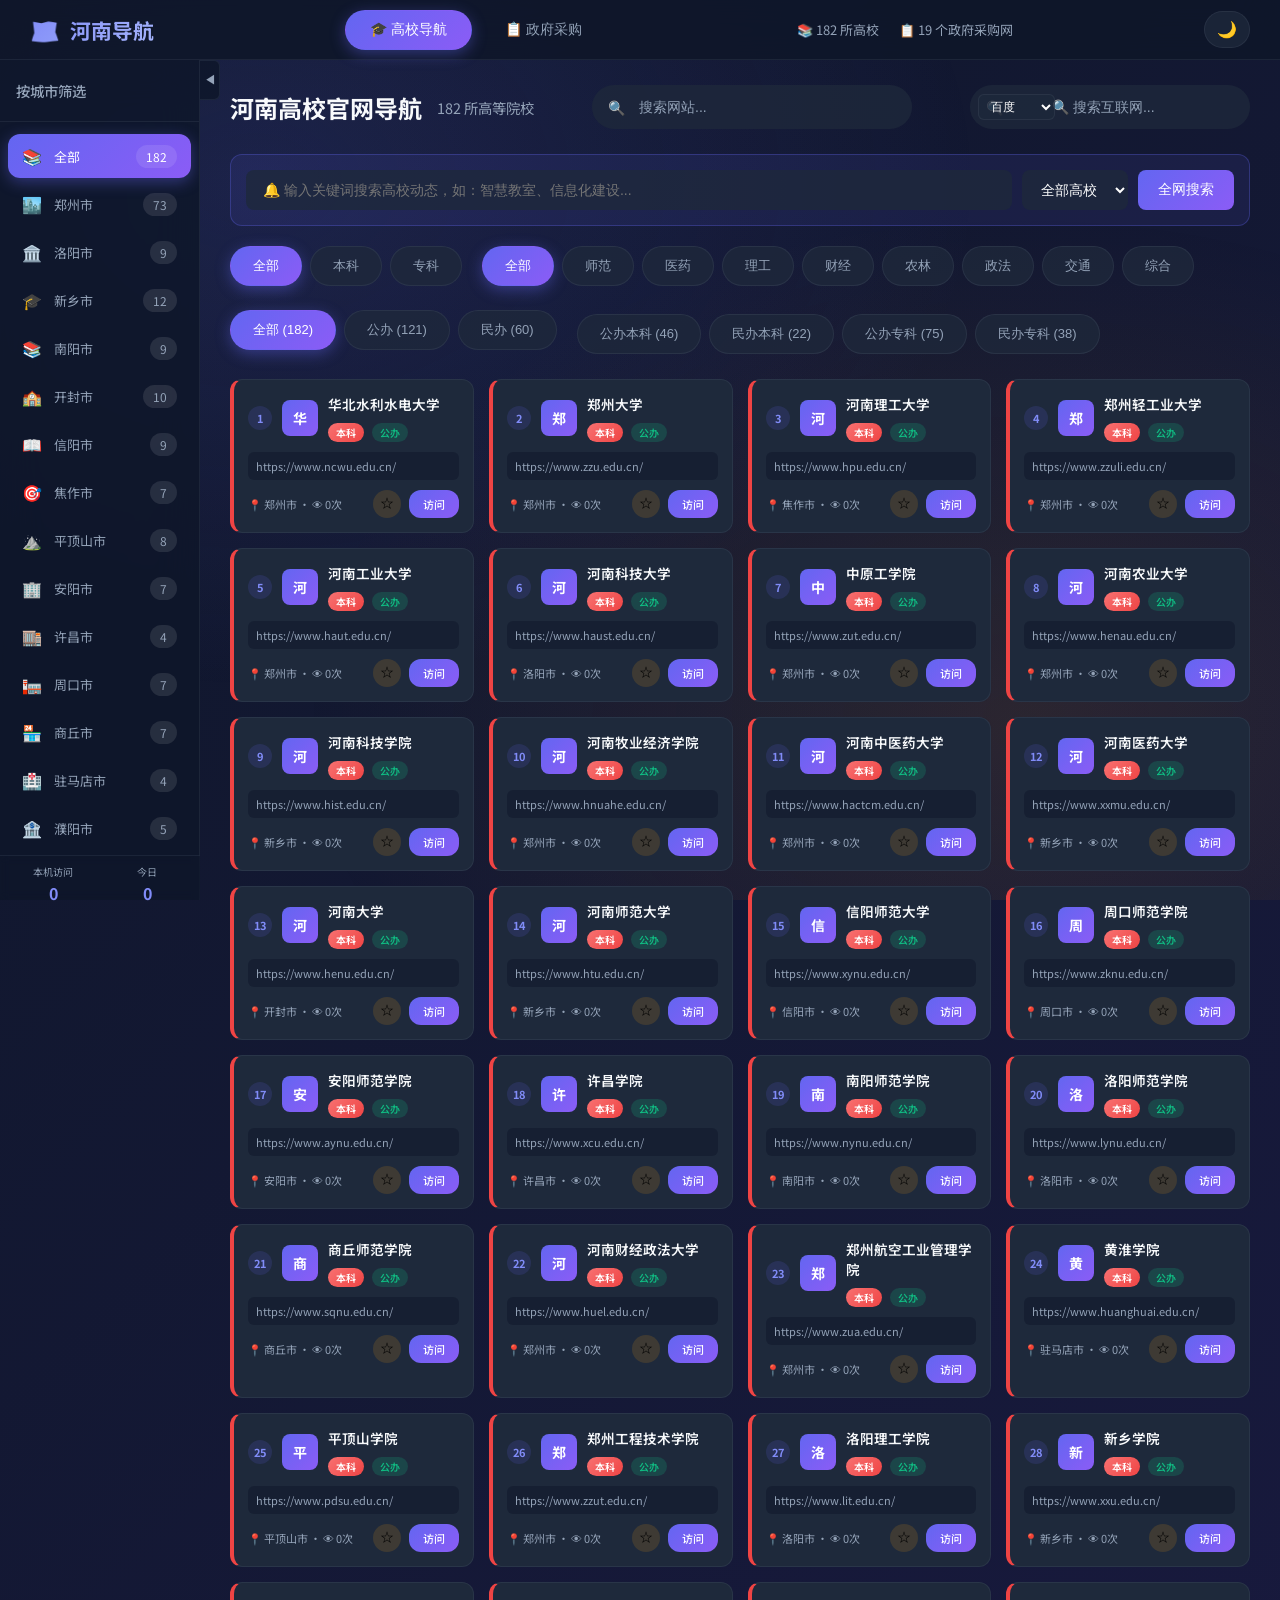
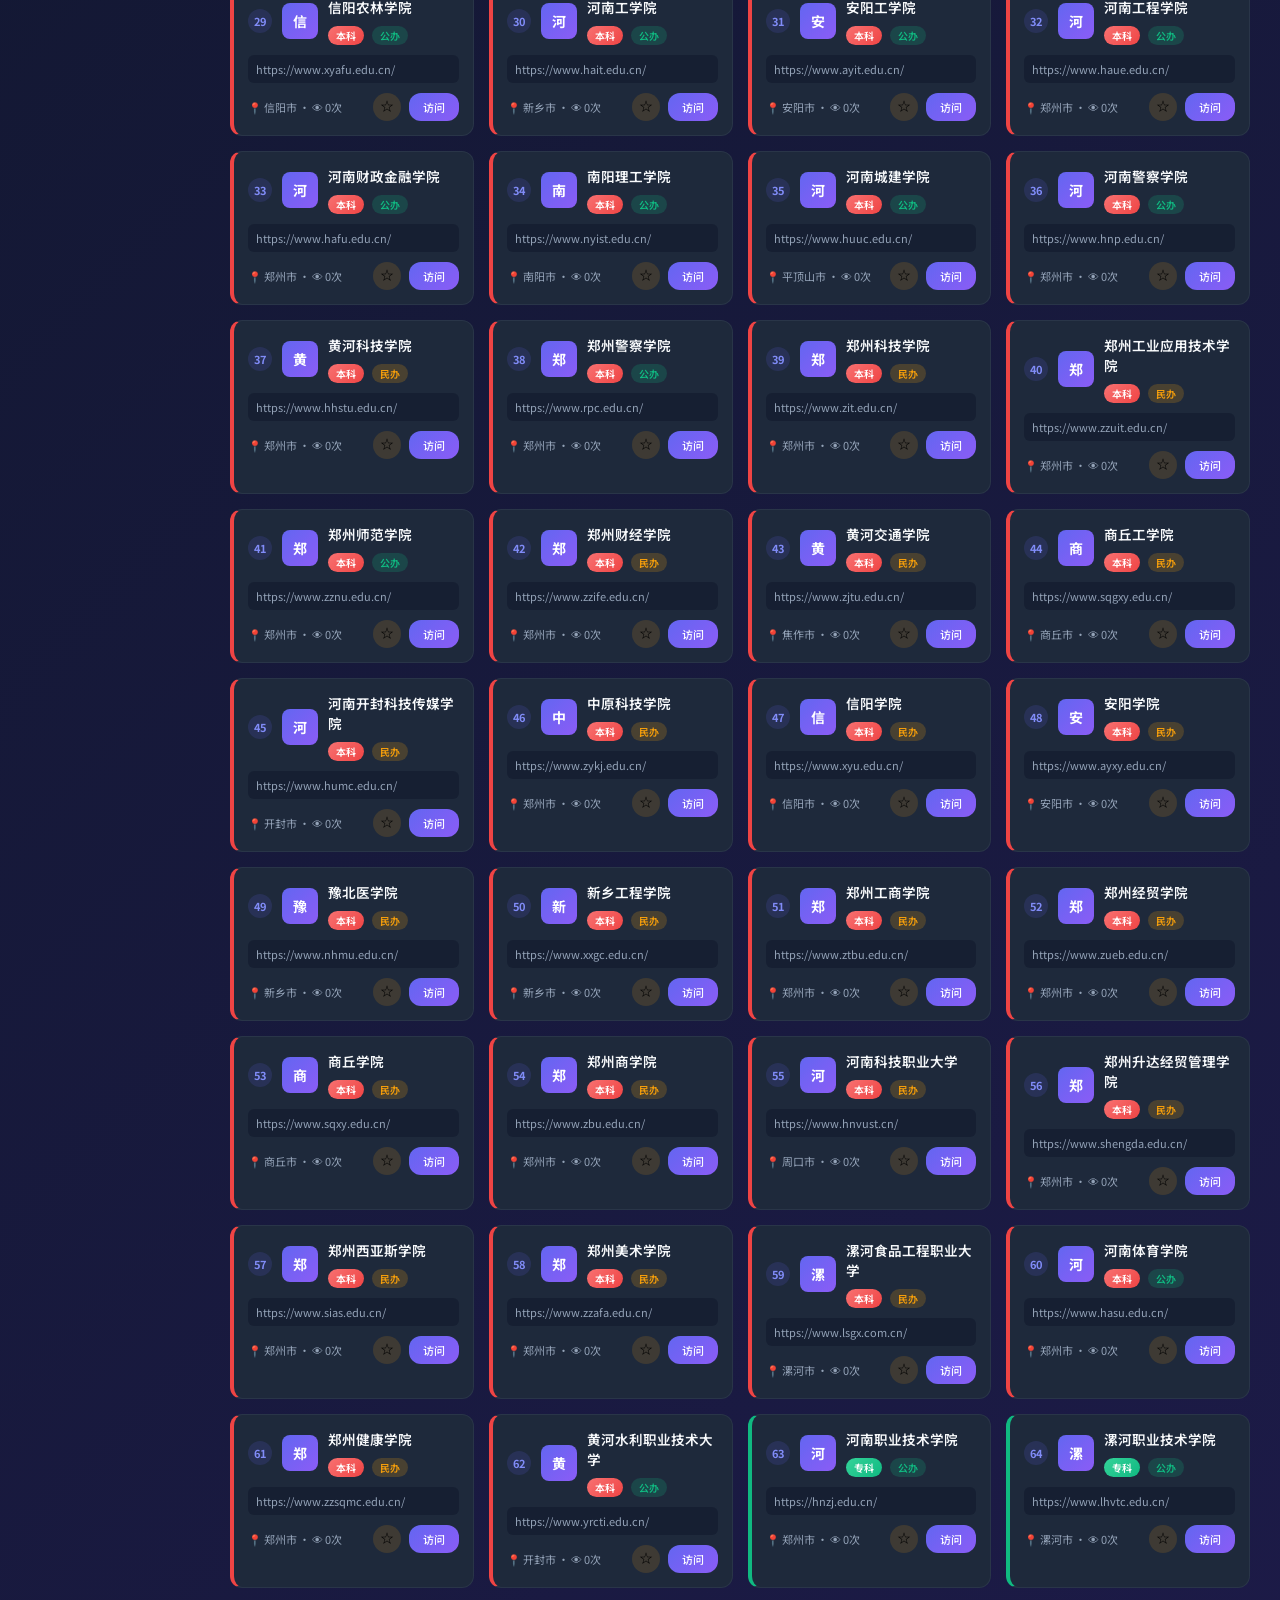
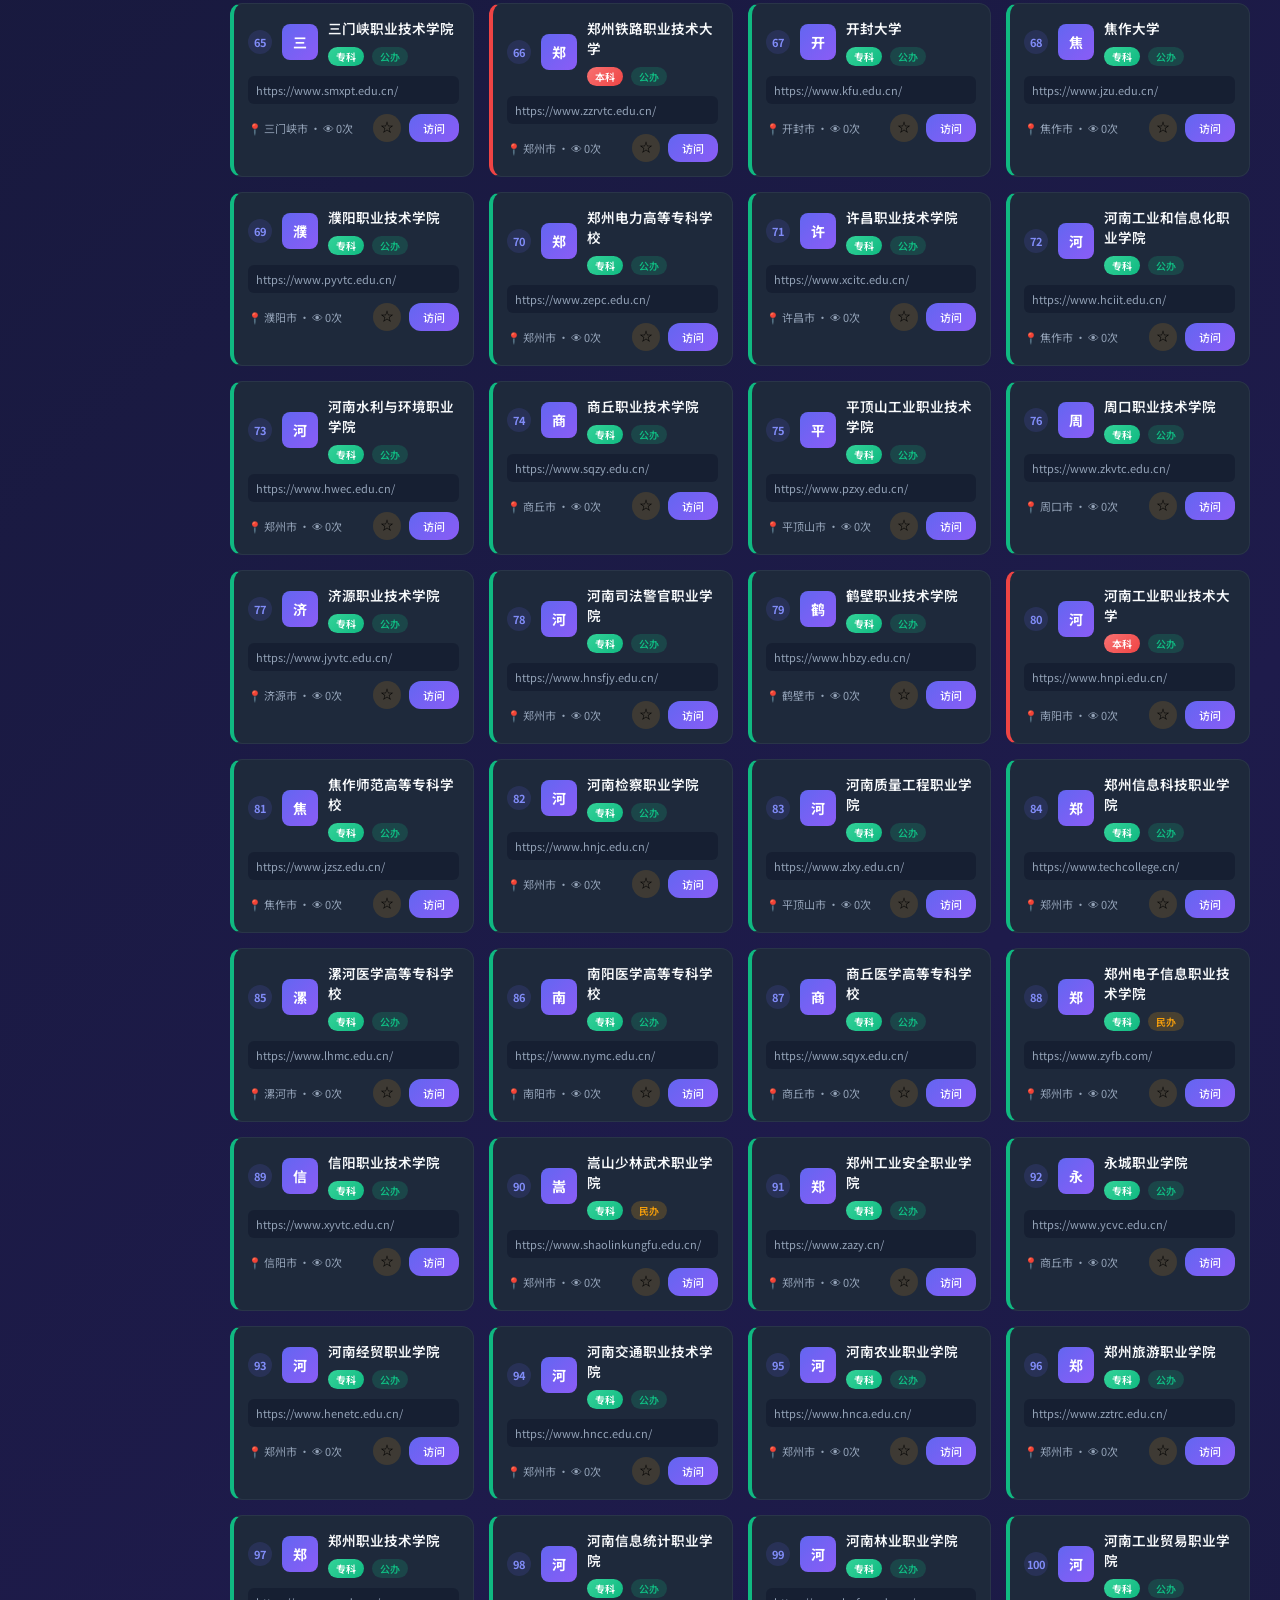
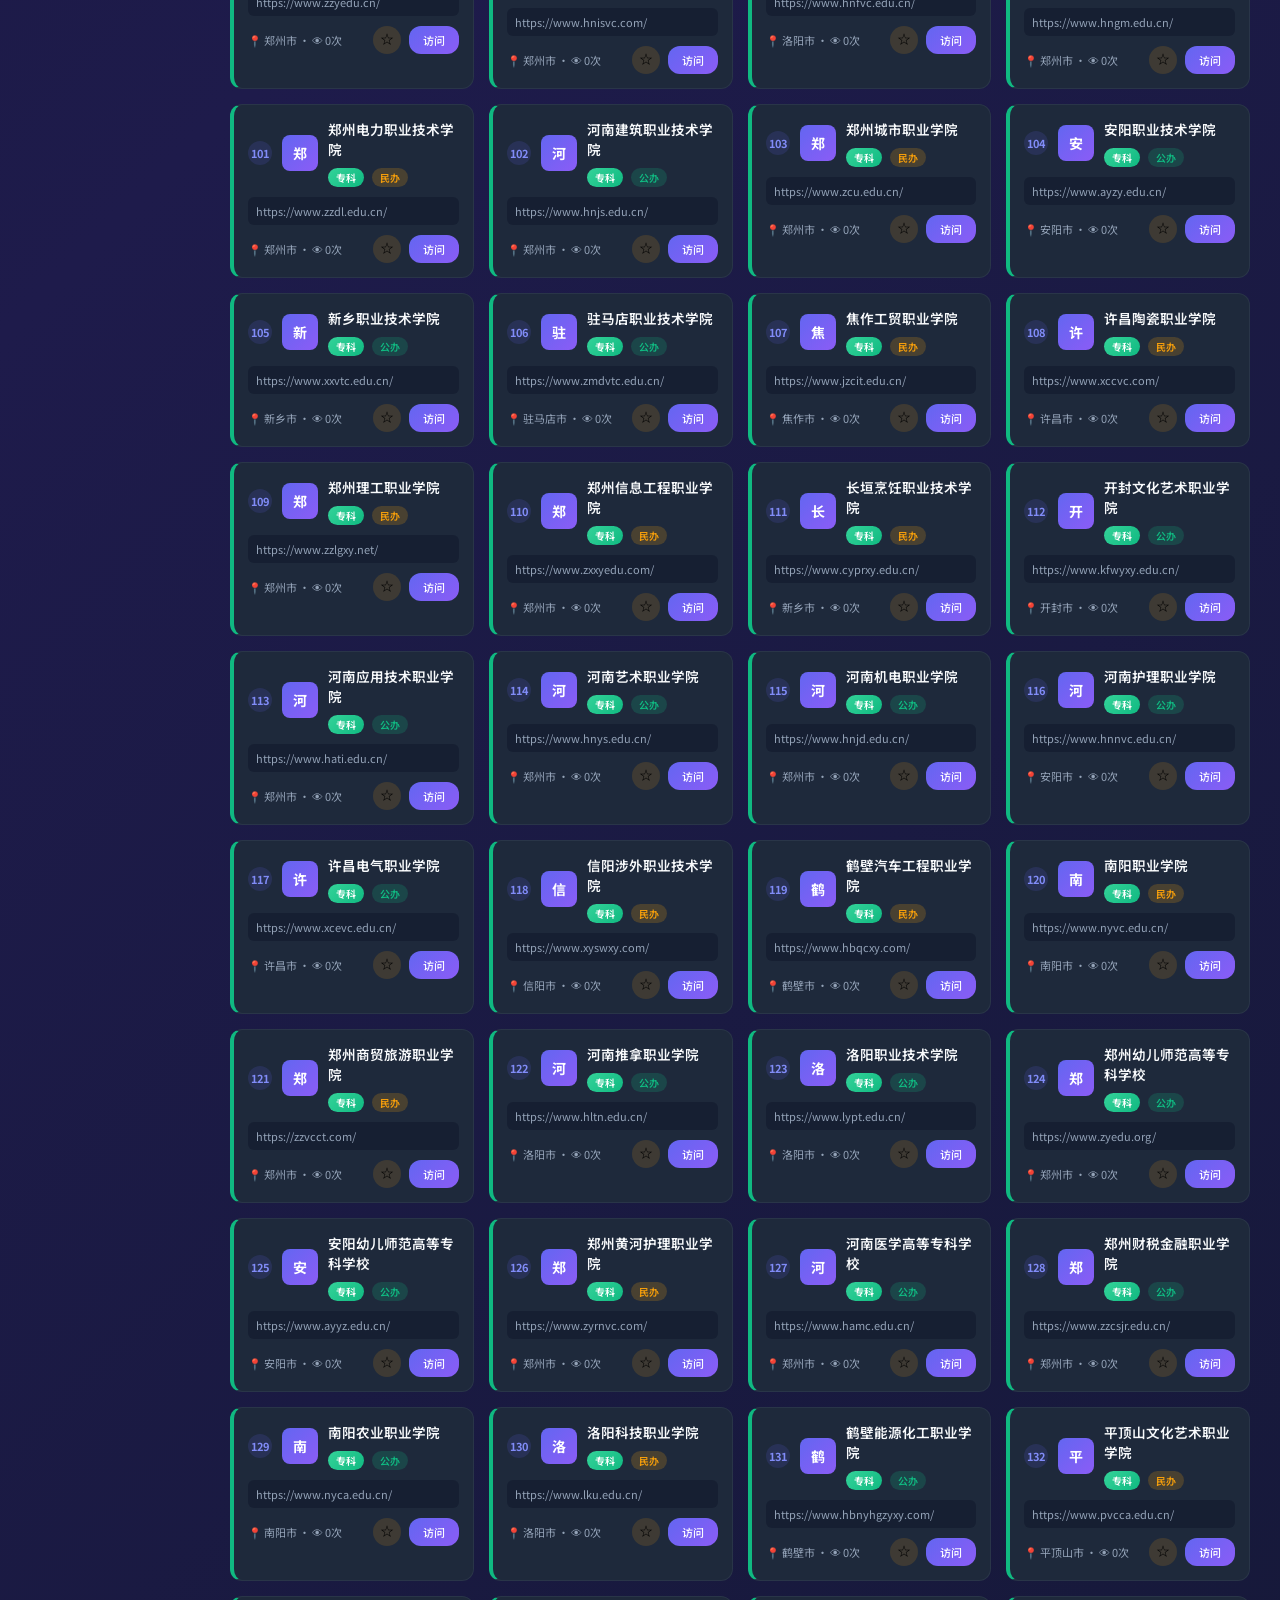
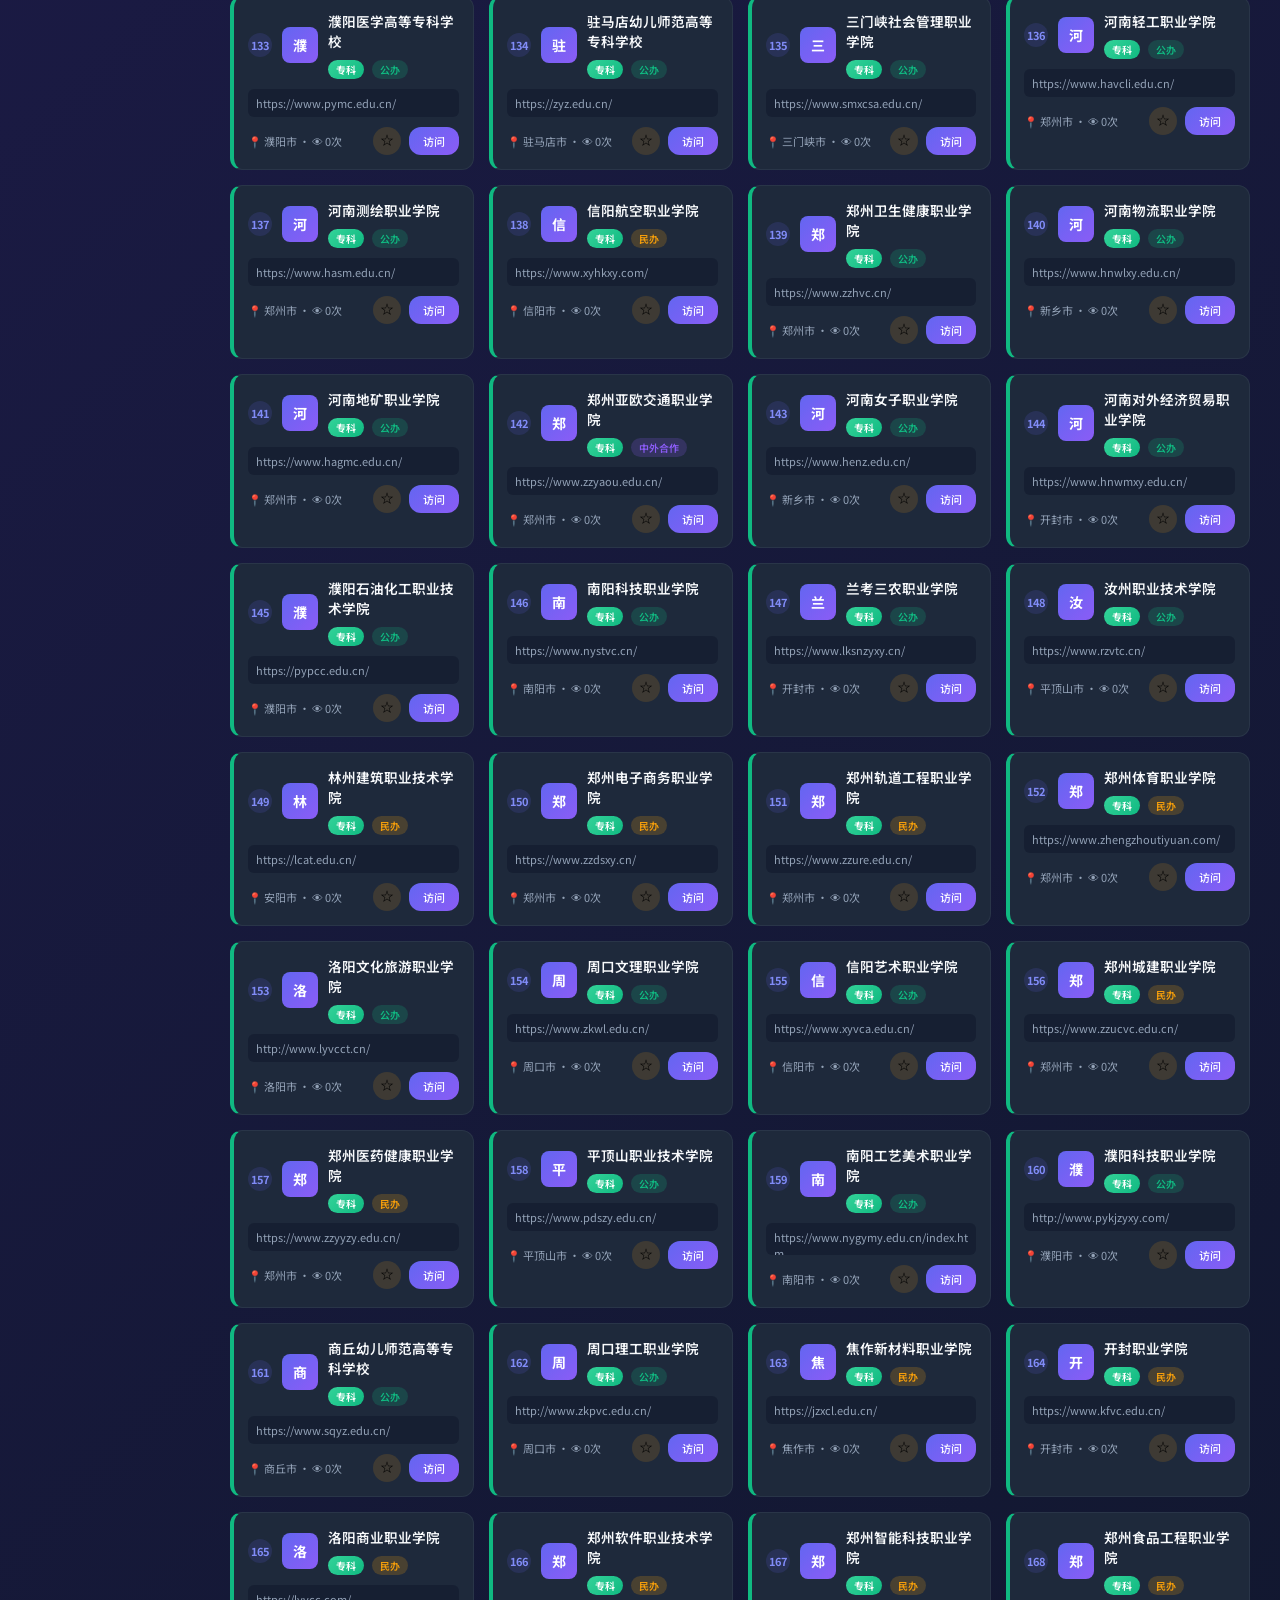
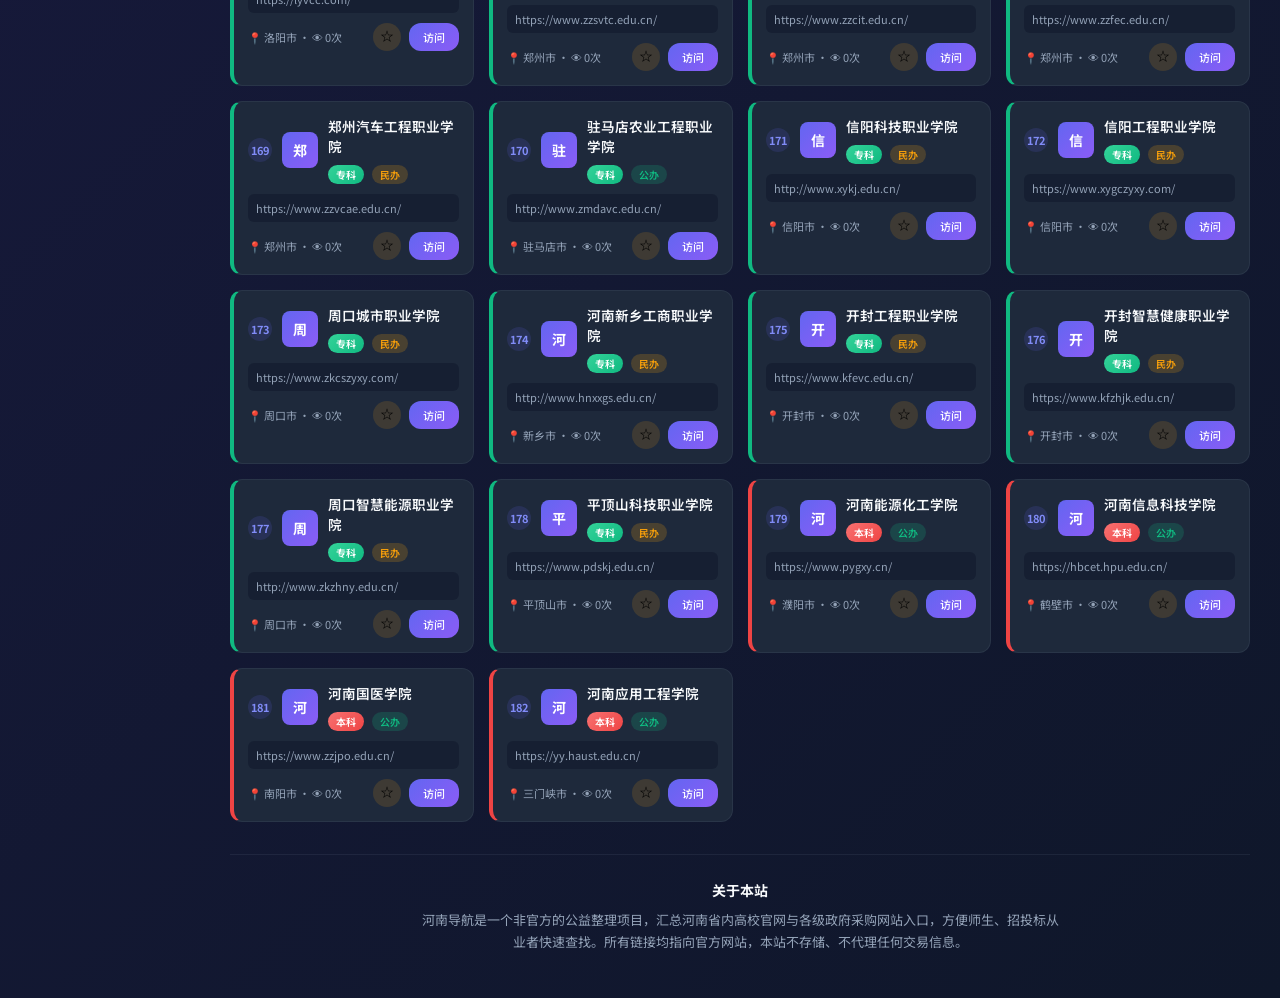
<file: index.html>
<!DOCTYPE html>
<html lang="zh-CN">
<head>
    <meta charset="UTF-8">
    <meta name="viewport" content="width=device-width, initial-scale=1.0">
    <title>河南导航 - 高校 & 政府采购</title>
    <meta name="description" content="河南高校官网导航、政府采购网导航，收录182所河南高等院校和19个政府采购网站。">
    <meta property="og:title" content="河南导航 - 高校 & 政府采购">
    <meta property="og:description" content="河南高校官网导航、政府采购网导航。">
    <meta property="og:type" content="website">
    <meta property="og:image" content="https://leoliu-s.github.io/University-Navigation/assets/og-image.png">
    <meta property="og:url" content="https://leoliu-s.github.io/University-Navigation/">
    <meta property="og:locale" content="zh_CN">
    <meta name="twitter:card" content="summary_large_image">
    <meta name="theme-color" content="#0f172a">
    <link rel="canonical" href="https://leoliu-s.github.io/University-Navigation/">
    <link rel="manifest" href="site.webmanifest">
    <link rel="icon" href="data:image/svg+xml,<svg xmlns=%22http://www.w3.org/2000/svg%22 viewBox=%220 0 100 100%22><text y=%22.9em%22 font-size=%2290%22>🗺️</text></svg>">

    <link rel="preconnect" href="https://fonts.googleapis.com" crossorigin>
    <link rel="preconnect" href="https://fonts.gstatic.com" crossorigin>
    <link rel="preload" href="https://fonts.googleapis.com/css2?family=Noto+Sans+SC:wght@300;400;500;700&display=swap" as="style" onload="this.onload=null;this.rel='stylesheet'">
    <noscript><link rel="stylesheet" href="https://fonts.googleapis.com/css2?family=Noto+Sans+SC:wght@300;400;500;700&display=swap"></noscript>
    <link rel="preload" href="js/data.js" as="script">
    <link rel="stylesheet" href="css/style.css">
    <script type="application/ld+json">
    {
        "@context": "https://schema.org",
        "@type": "WebSite",
        "name": "河南导航",
        "alternateName": "河南高校 & 政府采购导航",
        "url": "https://leoliu-s.github.io/University-Navigation/",
        "description": "河南高校官网导航、政府采购网导航，收录182所河南高等院校和19个政府采购网站。",
        "inLanguage": "zh-CN"
    }
    </script>
</head>
<body>
    <a href="#mainContent" class="skip-link">跳转到主内容</a>
    <button class="menu-toggle" id="menuToggle" aria-label="打开侧边栏菜单" aria-expanded="false">
        <span></span><span></span><span></span>
    </button>

    <button class="back-to-top" id="backToTop" onclick="backToTop()" aria-label="返回顶部">⬆️</button>

    <nav class="top-nav">
        <div class="nav-brand">
            <span>🗺️</span>河南导航
        </div>
        <div class="nav-tabs">
            <button class="nav-tab active" data-module="university">🎓 高校导航</button>
            <button class="nav-tab gov" data-module="gov">📋 政府采购</button>
        </div>
        <div class="nav-stats" id="navStats">
            <span>📚 182 所高校</span>
            <span>📋 19 个政府采购网</span>
        </div>
        <button class="theme-toggle" onclick="toggleTheme()" title="切换主题" aria-label="切换深色/浅色主题">🌙</button>
    </nav>

    <button class="sidebar-toggle" id="sidebarToggle" title="折叠侧边栏" aria-label="折叠侧边栏">◀</button>

    <aside class="sidebar" id="sidebar">
        <div class="sidebar-header">
            <h3 id="sidebarTitle">按城市筛选</h3>
        </div>
        <div class="sidebar-list" id="sidebarList"></div>
    </aside>

    <div class="visit-counter" title="仅统计本机浏览器的访问记录，非全站真实流量">
        <div class="counter-item">
            <span class="counter-label">本机访问</span>
            <span class="counter-value" id="totalVisits">0</span>
        </div>
        <div class="counter-item">
            <span class="counter-label">今日</span>
            <span class="counter-value" id="todayVisits">0</span>
        </div>
    </div>

    <main class="main-content" id="mainContent">
        <div class="content-header">
            <div class="content-title">
                <h1 id="pageTitle">河南高校官网导航</h1>
                <span class="subtitle" id="pageSubtitle">182 所高等院校</span>
            </div>
            <div class="search-box">
                <label for="searchInput" class="visually-hidden">在站内搜索高校或采购网站</label>
                <input type="text" id="searchInput" placeholder="搜索网站..." aria-label="站内搜索">
            </div>
            <div class="search-box internet-search">
                <label for="searchEngine" class="visually-hidden">选择搜索引擎</label>
                <select class="search-engine-select" id="searchEngine" aria-label="选择搜索引擎">
                    <option value="baidu">百度</option>
                    <option value="bing">Bing</option>
                    <option value="google">Google</option>
                    <option value="sogou">搜狗</option>
                </select>
                <label for="internetSearch" class="visually-hidden">搜索互联网</label>
                <input type="text" id="internetSearch" placeholder="🔍 搜索互联网..." aria-label="搜索互联网" onkeydown="if(event.key==='Enter')doInternetSearch()">
            </div>
        </div>

        <div class="gov-search-box" id="monitorSearchBox">
            <input type="text" id="monitorKeyword" placeholder="🔔 输入关键词搜索高校动态，如：智慧教室、信息化建设..." onkeydown="if(event.key==='Enter')doMonitorSearch()">
            <select id="monitorScope">
                <option value="all">全部高校</option>
                <option value="郑州市">郑州市</option>
                <option value="洛阳市">洛阳市</option>
                <option value="新乡市">新乡市</option>
                <option value="南阳市">南阳市</option>
                <option value="开封市">开封市</option>
                <option value="其他">其他城市</option>
            </select>
            <button onclick="doMonitorSearch()">全网搜索</button>
        </div>

        <div class="gov-search-box" id="govSearchBox" style="display:none;">
            <input type="text" id="govSearchInput" placeholder="🔍 在河南政府采购网搜索采购项目..." onkeydown="if(event.key==='Enter')doGovSearch()">
            <select id="govSearchSite">
                <option value="henan">河南省本级</option>
                <option value="zhengzhou">郑州市</option>
                <option value="kaifeng">开封市</option>
                <option value="luoyang">洛阳市</option>
                <option value="pingdingshan">平顶山市</option>
                <option value="anyang">安阳市</option>
                <option value="hebi">鹤壁市</option>
                <option value="xinxiang">新乡市</option>
                <option value="jiaozuo">焦作市</option>
                <option value="puyang">濮阳市</option>
                <option value="xuchang">许昌市</option>
                <option value="luohe">漯河市</option>
                <option value="sanmenxia">三门峡市</option>
                <option value="nanyang">南阳市</option>
                <option value="shangqiu">商丘市</option>
                <option value="xinyang">信阳市</option>
                <option value="zhoukou">周口市</option>
                <option value="zhumadian">驻马店市</option>
                <option value="jiyuan">济源市</option>
            </select>
            <button onclick="doGovSearch()">搜索</button>
        </div>

        <div class="filters" id="filters"></div>

        <div class="card-grid" id="cardGrid"></div>

        <footer class="site-footer">
            <div class="footer-content">
                <div class="footer-about">
                    <strong>关于本站</strong>
                    <p>河南导航是一个非官方的公益整理项目，汇总河南省内高校官网与各级政府采购网站入口，方便师生、招投标从业者快速查找。所有链接均指向官方网站，本站不存储、不代理任何交易信息。</p>
                </div>
                <div class="footer-meta"></div>
            </div>
        </footer>
    </main>

    <script src="js/config.js?v=2"></script>
    <script src="js/data.js?v=2"></script>
    <script src="js/utils.js?v=2"></script>
    <script src="js/render.js?v=2"></script>
    <script src="js/handlers.js?v=2"></script>
    <script src="js/app.js?v=2"></script>
    <script>
    if ('serviceWorker' in navigator) {
        navigator.serviceWorker.getRegistrations().then(regs => {
            regs.forEach(r => r.unregister());
        });
        navigator.serviceWorker.register('service-worker.js').catch(function() {});
    }
    </script>
</body>
</html>
</file>
<file: css/style.css>
/* 字体已通过 HTML 的 <link> 加载 */

:root {
    --primary: #6366f1;
    --primary-dark: #4f46e5;
    --primary-light: #818cf8;
    --accent: #f59e0b;
    --success: #10b981;
    --danger: #ef4444;
    --bg-dark: #0f172a;
    --bg-card: #1e293b;
    --bg-nav: rgba(15, 23, 42, 0.9);
    --bg-sidebar: rgba(15, 23, 42, 0.85);
    --bg-input: rgba(30, 41, 59, 0.8);
    --bg-card-hover: rgba(30, 41, 59, 0.95);
    --bg-card-url: rgba(15, 23, 42, 0.5);
    --text-primary: #f8fafc;
    --text-secondary: #94a3b8;
    --border: rgba(148, 163, 184, 0.1);
    --shadow-lg: 0 10px 15px -3px rgba(0, 0, 0, 0.2);
    --radius: 12px;
}

[data-theme="light"] {
    --bg-dark: #f0f4f8;
    --bg-card: #ffffff;
    --bg-nav: #ffffff;
    --bg-sidebar: #ffffff;
    --bg-input: #f1f5f9;
    --bg-card-hover: #f8fafc;
    --bg-card-url: #f1f5f9;
    --text-primary: #1e293b;
    --text-secondary: #64748b;
    --border: rgba(0, 0, 0, 0.1);
}

* { margin: 0; padding: 0; box-sizing: border-box; }

body {
    font-family: -apple-system, BlinkMacSystemFont, "PingFang SC", "Microsoft YaHei", "Noto Sans SC", sans-serif;
    background: linear-gradient(135deg, #0f172a 0%, #1e1b4b 50%, #0f172a 100%);
    min-height: 100vh;
    color: var(--text-primary);
    overflow-x: hidden;
}

[data-theme="light"] body {
    background: linear-gradient(135deg, #f0f4f8 0%, #e0e7ff 50%, #f0f4f8 100%);
}

body::before {
    content: '';
    position: fixed;
    top: 0;
    left: 0;
    width: 100%;
    height: 100%;
    background: 
        radial-gradient(ellipse at 20% 20%, rgba(99, 102, 241, 0.15) 0%, transparent 50%),
        radial-gradient(ellipse at 80% 80%, rgba(245, 158, 11, 0.1) 0%, transparent 50%);
    pointer-events: none;
    z-index: 0;
}

.top-nav {
    position: fixed;
    top: 0;
    left: 0;
    right: 0;
    height: 60px;
    background: var(--bg-nav);
    backdrop-filter: blur(20px);
    border-bottom: 1px solid var(--border);
    display: flex;
    align-items: center;
    justify-content: space-between;
    padding: 0 30px;
    z-index: 1000;
}

.nav-brand {
    display: flex;
    align-items: center;
    gap: 10px;
    font-size: 1.3rem;
    font-weight: 700;
    background: linear-gradient(135deg, var(--primary-light), #a5b4fc);
    -webkit-background-clip: text;
    -webkit-text-fill-color: transparent;
    background-clip: text;
}

.nav-brand span {
    font-size: 1.5rem;
}

.nav-tabs {
    display: flex;
    gap: 8px;
}

.nav-tab {
    padding: 10px 24px;
    border: none;
    border-radius: 50px;
    cursor: pointer;
    font-size: 14px;
    font-weight: 500;
    transition: all 0.3s ease;
    background: transparent;
    color: var(--text-secondary);
    border: 1px solid transparent;
}

.nav-tab:hover {
    background: rgba(99, 102, 241, 0.15);
    color: var(--text-primary);
}

.nav-tab.active {
    background: linear-gradient(135deg, var(--primary), #8b5cf6);
    color: white;
    box-shadow: 0 4px 15px rgba(99, 102, 241, 0.4);
}

.nav-tab.active.gov {
    background: linear-gradient(135deg, var(--accent), #d97706);
    box-shadow: 0 4px 15px rgba(245, 158, 11, 0.4);
}

.nav-tab.active.custom {
    background: linear-gradient(135deg, #8b5cf6, #7c3aed);
    box-shadow: 0 4px 15px rgba(139, 92, 246, 0.4);
}

.nav-stats {
    display: flex;
    gap: 20px;
    font-size: 13px;
    color: var(--text-secondary);
}

.nav-stats span {
    display: flex;
    align-items: center;
    gap: 6px;
}

.sidebar {
    width: 200px;
    background: var(--bg-sidebar);
    backdrop-filter: blur(20px);
    height: calc(100vh - 60px);
    position: fixed;
    left: 0;
    top: 60px;
    overflow-y: auto;
    z-index: 100;
    border-right: 1px solid var(--border);
    transition: transform 0.3s ease, left 0.3s ease;
}

.sidebar.collapsed {
    left: -200px;
}

.sidebar-header {
    padding: 20px 16px;
    border-bottom: 1px solid var(--border);
}

.sidebar-header h3 {
    font-size: 0.9em;
    color: var(--text-secondary);
    font-weight: 500;
}

.sidebar-list { 
    padding: 12px 8px; 
    max-height: calc(100vh - 180px); 
    overflow-y: auto; 
}

.visit-counter {
    position: fixed;
    bottom: 0;
    left: 0;
    width: 200px;
    display: flex;
    padding: 8px 12px;
    background: rgba(15, 23, 42, 0.5);
    backdrop-filter: blur(5px);
    border-top: 1px solid var(--border);
    gap: 12px;
    z-index: 101;
    height: 45px;
    transition: left 0.3s ease;
}

.visit-counter.collapsed {
    left: -200px;
}

.counter-item {
    flex: 1;
    text-align: center;
}

.counter-label {
    display: block;
    font-size: 10px;
    color: var(--text-secondary);
    margin-bottom: 2px;
}

.counter-value {
    font-size: 16px;
    font-weight: 700;
    color: var(--primary-light);
}

.sidebar-item {
    display: flex;
    align-items: center;
    padding: 10px 14px;
    margin-bottom: 4px;
    border-radius: var(--radius);
    cursor: pointer;
    transition: all 0.25s ease;
    color: var(--text-secondary);
    font-size: 13px;
}

.sidebar-item:hover {
    background: rgba(99, 102, 241, 0.15);
    color: var(--text-primary);
    transform: translateX(4px);
}

.sidebar-item.active {
    background: linear-gradient(135deg, var(--primary), #8b5cf6);
    color: white;
    box-shadow: 0 4px 15px rgba(99, 102, 241, 0.4);
}

.sidebar-item.active.gov {
    background: linear-gradient(135deg, var(--accent), #f59e0b);
    box-shadow: 0 4px 15px rgba(245, 158, 11, 0.4);
}

.sidebar-icon { margin-right: 12px; font-size: 16px; }

.sidebar-count {
    margin-left: auto;
    background: rgba(255,255,255,0.1);
    padding: 3px 10px;
    border-radius: 20px;
    font-size: 12px;
}

.main-content {
    margin-left: 200px;
    margin-top: 60px;
    padding: 25px 30px;
    min-height: calc(100vh - 60px);
    position: relative;
    z-index: 1;
    transition: margin-left 0.3s ease;
}

.main-content.expanded {
    margin-left: 0;
}

.card-grid {
    display: grid;
    grid-template-columns: repeat(5, minmax(0, 1fr));
    gap: 15px;
}

.content-header {
    display: flex;
    justify-content: space-between;
    align-items: center;
    margin-bottom: 25px;
    flex-wrap: wrap;
    gap: 15px;
}

.content-title {
    display: flex;
    align-items: center;
    gap: 15px;
}

.content-title h1 {
    font-size: 1.5rem;
    font-weight: 700;
}

.content-title .subtitle {
    color: var(--text-secondary);
    font-size: 0.9rem;
}

.search-box {
    position: relative;
    width: 320px;
}

.search-box.internet-search {
    width: 280px;
}

.search-box::before {
    content: '🔍';
    position: absolute;
    left: 16px;
    top: 50%;
    transform: translateY(-50%);
    font-size: 14px;
}

.search-box input {
    width: 100%;
    padding: 12px 20px 12px 45px;
    border: 2px solid transparent;
    border-radius: 50px;
    background: var(--bg-input);
    color: white;
    font-size: 14px;
    outline: none;
    transition: all 0.3s ease;
}

.search-box input::placeholder { color: var(--text-secondary); }

.search-box input:focus {
    border-color: var(--primary);
    box-shadow: 0 0 0 4px rgba(99, 102, 241, 0.15);
}

.sidebar-toggle {
    position: fixed;
    left: 200px;
    top: 60px;
    width: 20px;
    height: 40px;
    background: var(--bg-sidebar);
    border: 1px solid var(--border);
    border-left: none;
    border-radius: 0 6px 6px 0;
    cursor: pointer;
    z-index: 99;
    display: flex;
    align-items: center;
    justify-content: center;
    color: var(--text-secondary);
    font-size: 12px;
    transition: all 0.3s ease;
}

.sidebar-toggle:hover {
    background: rgba(99, 102, 241, 0.2);
    color: var(--text-primary);
}

.sidebar-toggle.collapsed {
    left: 0;
}

.filters {
    display: flex;
    gap: 20px;
    margin-bottom: 25px;
    flex-wrap: wrap;
    align-items: center;
}

.filter-group {
    display: flex;
    gap: 8px;
    flex-wrap: wrap;
    align-items: center;
}

.filter-btn {
    padding: 10px 22px;
    border: none;
    border-radius: 50px;
    cursor: pointer;
    font-size: 13px;
    font-weight: 500;
    transition: all 0.25s ease;
    background: var(--bg-input);
    color: var(--text-secondary);
    border: 1px solid var(--border);
}

.filter-btn:hover {
    background: rgba(99, 102, 241, 0.2);
    color: white;
    border-color: var(--primary);
}

.filter-btn.active {
    background: linear-gradient(135deg, var(--primary), #8b5cf6);
    color: white;
    border-color: transparent;
    box-shadow: 0 4px 15px rgba(99, 102, 241, 0.4);
}

.filter-btn.active.gov {
    background: linear-gradient(135deg, var(--accent), #f59e0b);
    box-shadow: 0 4px 15px rgba(245, 158, 11, 0.4);
}

.card {
    background: var(--bg-card);
    backdrop-filter: blur(10px);
    border-radius: var(--radius);
    padding: 14px;
    transition: all 0.3s cubic-bezier(0.4, 0, 0.2, 1);
    border: 1px solid var(--border);
    cursor: pointer;
}

.card-lazy {
    opacity: 0;
    transform: translateY(20px);
}

.card-visible {
    animation: fadeInUp 0.4s ease forwards;
}

@keyframes fadeInUp {
    from { opacity: 0; transform: translateY(20px); }
    to { opacity: 1; transform: translateY(0); }
}

.card:hover {
    transform: translateY(-6px);
    box-shadow: var(--shadow-lg);
    border-color: rgba(99, 102, 241, 0.3);
    background: var(--bg-card-hover);
}

.card.gov:hover {
    border-color: rgba(245, 158, 11, 0.3);
}

.card.benke { border-left: 4px solid #ef4444; }
.card.zhuanke { border-left: 4px solid #10b981; }
.card.shengji { border-left: 4px solid var(--accent); }
.card.dishiji { border-left: 4px solid var(--success); }

.card-num {
    min-width: 24px;
    height: 24px;
    background: rgba(99, 102, 241, 0.15);
    border-radius: 50%;
    display: flex;
    align-items: center;
    justify-content: center;
    font-size: 11px;
    font-weight: 700;
    color: var(--primary-light);
    flex-shrink: 0;
}

.card.gov .card-num {
    background: rgba(245, 158, 11, 0.15);
    color: var(--accent);
}

.card-header {
    display: flex;
    align-items: center;
    gap: 10px;
    margin-bottom: 10px;
}

.card-favicon {
    width: 36px;
    height: 36px;
    border-radius: 8px;
    flex-shrink: 0;
}

.card-logo {
    width: 36px;
    height: 36px;
    background: linear-gradient(135deg, var(--primary), #8b5cf6);
    border-radius: 8px;
    display: flex;
    align-items: center;
    justify-content: center;
    font-size: 14px;
    font-weight: 700;
    color: white;
    flex-shrink: 0;
}

.card.gov .card-logo {
    background: linear-gradient(135deg, var(--accent), #f59e0b);
}

.card-info { flex: 1; min-width: 0; }

.card-title {
    font-size: 0.85em;
    font-weight: 600;
    margin-bottom: 4px;
    word-break: break-all;
}

.card-tag {
    display: inline-block;
    padding: 2px 8px;
    border-radius: 12px;
    font-size: 10px;
    font-weight: 600;
}

.card-tag.benke { background: linear-gradient(135deg, #f87171, #ef4444); color: white; }
.card-tag.zhuanke { background: linear-gradient(135deg, #34d399, #10b981); color: white; }
.card-tag.shengji { background: linear-gradient(135deg, #f59e0b, #d97706); color: white; }
.card-tag.dishiji { background: linear-gradient(135deg, #10b981, #059669); color: white; }

.card-category {
    display: inline-block;
    padding: 2px 8px;
    border-radius: 12px;
    font-size: 10px;
    font-weight: 600;
    background: rgba(99, 102, 241, 0.2);
    color: var(--primary-light);
    margin-left: 4px;
}

.card-school-type {
    display: inline-block;
    padding: 2px 8px;
    border-radius: 12px;
    font-size: 10px;
    font-weight: 600;
    margin-left: 4px;
}

.card-school-type.public {
    background: rgba(16, 185, 129, 0.2);
    color: #10b981;
}

.card-school-type.private {
    background: rgba(245, 158, 11, 0.2);
    color: #f59e0b;
}

.card-school-type.coop {
    background: rgba(139, 92, 246, 0.2);
    color: #8b5cf6;
}

.card-url {
    font-size: 11px;
    color: var(--text-secondary);
    margin-bottom: 10px;
    word-break: break-all;
    background: var(--bg-card-url);
    padding: 6px 8px;
    border-radius: 6px;
    max-height: 32px;
    overflow: hidden;
}

.card-footer {
    display: flex;
    justify-content: space-between;
    align-items: center;
}

.card-meta {
    font-size: 11px;
    color: var(--text-secondary);
}

.card-actions {
    display: flex;
    align-items: center;
    gap: 8px;
}

.card-fav {
    background: rgba(245, 158, 11, 0.15);
    border: none;
    border-radius: 50%;
    width: 28px;
    height: 28px;
    cursor: pointer;
    font-size: 14px;
    transition: all 0.3s ease;
    display: flex;
    align-items: center;
    justify-content: center;
}

.card-fav:hover {
    background: rgba(245, 158, 11, 0.3);
    transform: scale(1.1);
}

.card-fav.active {
    background: var(--accent);
}

.card-action {
    padding: 6px 14px;
    border: none;
    border-radius: 12px;
    cursor: pointer;
    font-size: 11px;
    font-weight: 500;
    transition: all 0.3s ease;
    background: linear-gradient(135deg, var(--primary), #8b5cf6);
    color: white;
    text-decoration: none;
    display: inline-block;
}

.card.gov .card-action {
    background: linear-gradient(135deg, var(--accent), #f59e0b);
}

.card-action:hover {
    transform: scale(1.05);
    box-shadow: 0 4px 15px rgba(99, 102, 241, 0.4);
}

.empty-state {
    text-align: center;
    padding: 80px 40px;
    color: var(--text-secondary);
    grid-column: 1 / -1;
}

.empty-state .icon { font-size: 64px; margin-bottom: 20px; opacity: 0.5; }

.menu-toggle {
    display: none;
    position: fixed;
    top: 12px;
    left: 12px;
    z-index: 1001;
    background: var(--bg-input);
    border: 1px solid var(--border);
    padding: 10px 14px;
    border-radius: 10px;
    cursor: pointer;
}

.menu-toggle span {
    display: block;
    width: 22px;
    height: 2px;
    background: white;
    margin: 4px 0;
    border-radius: 2px;
}

@media (max-width: 1400px) {
    .card-grid { grid-template-columns: repeat(4, minmax(0, 1fr)); }
}

@media (max-width: 1100px) {
    .card-grid { grid-template-columns: repeat(3, minmax(0, 1fr)); }
}

@media (max-width: 768px) {
    .menu-toggle { display: block; }
    .sidebar-toggle { display: none; }
    .sidebar {
        transform: translateX(-100%);
        width: 260px;
        left: 0 !important;
    }
    .sidebar.active { transform: translateX(0); }
    .main-content { margin-left: 0; padding: 80px 15px 20px; }
    .main-content.expanded { margin-left: 0; }
    .nav-tabs { display: flex; gap: 4px; overflow-x: auto; flex-shrink: 0; -webkit-overflow-scrolling: touch; }
    .nav-tab { padding: 6px 14px; font-size: 12px; white-space: nowrap; }
    .nav-brand { font-size: 1rem; }
    .nav-stats { display: none; }
    .top-nav { padding: 0 12px; gap: 8px; }
    .card-grid { grid-template-columns: repeat(2, minmax(0, 1fr)); gap: 10px; }
    .search-box { width: 100%; }
    .content-header { flex-direction: column; align-items: flex-start; }
}

@media (max-width: 480px) {
    .card-grid { grid-template-columns: repeat(2, minmax(0, 1fr)); gap: 8px; }
    .top-nav { padding: 0 10px; gap: 4px; }
    .nav-tab { padding: 5px 10px; font-size: 11px; }
    .nav-brand { font-size: 0.85rem; }
    .nav-brand span { font-size: 1rem; }
    .content-header { flex-direction: column; align-items: stretch; }
    .search-box { width: 100%; }
    .search-box.internet-search { width: 100%; }
    .main-content { padding: 75px 10px 15px; }
    .filters { gap: 8px; }
    .filter-btn { padding: 6px 12px; font-size: 11px; }
    .gov-search-box { flex-direction: column; padding: 10px; }
    .gov-search-box select { width: 100%; }
    .visit-counter { width: 100%; left: 0; }
    .sidebar { width: 100%; }
}

@media (max-width: 340px) {
    .card-grid { grid-template-columns: 1fr; gap: 10px; }
    .top-nav { padding: 0 12px; }
    .content-header { flex-direction: column; align-items: stretch; }
    .search-box { width: 100%; }
    .search-box.internet-search { width: 100%; }
    .main-content { padding: 80px 10px 20px; }
    .nav-stats { font-size: 11px; gap: 8px; }
}

::-webkit-scrollbar { width: 8px; }
::-webkit-scrollbar-thumb {
    background: rgba(99, 102, 241, 0.3);
    border-radius: 4px;
}

.back-to-top {
    position: fixed;
    bottom: 30px;
    right: 30px;
    width: 50px;
    height: 50px;
    border-radius: 50%;
    background: linear-gradient(135deg, var(--primary), #8b5cf6);
    color: white;
    border: none;
    cursor: pointer;
    font-size: 20px;
    box-shadow: 0 4px 15px rgba(99, 102, 241, 0.4);
    transition: all 0.3s ease;
    z-index: 999;
    display: none;
}

.back-to-top:hover {
    transform: translateY(-3px);
    box-shadow: 0 6px 20px rgba(99, 102, 241, 0.5);
}

.theme-toggle {
    background: var(--bg-input);
    border: 1px solid var(--border);
    padding: 8px 12px;
    border-radius: 20px;
    cursor: pointer;
    font-size: 16px;
    transition: all 0.3s ease;
}

.theme-toggle:hover {
    background: rgba(99, 102, 241, 0.2);
}

.internet-search {
    position: relative;
}

.search-engine-select {
    position: absolute;
    left: 8px;
    top: 50%;
    transform: translateY(-50%);
    background: var(--bg-input);
    border: 1px solid var(--border);
    color: white;
    padding: 4px 8px;
    border-radius: 6px;
    font-size: 12px;
    cursor: pointer;
    outline: none;
    z-index: 1;
}

.internet-search input {
    padding-left: 80px !important;
}

.gov-search-box {
    display: flex;
    gap: 10px;
    margin-bottom: 20px;
    padding: 15px;
    background: rgba(245, 158, 11, 0.1);
    border-radius: var(--radius);
    border: 1px solid rgba(245, 158, 11, 0.3);
}

#monitorSearchBox {
    background: rgba(99, 102, 241, 0.1);
    border-color: rgba(99, 102, 241, 0.3);
}

#monitorSearchBox button {
    background: linear-gradient(135deg, var(--primary), #8b5cf6);
}

.gov-search-box input {
    flex: 1;
    padding: 10px 15px;
    border: 2px solid transparent;
    border-radius: 8px;
    background: var(--bg-input);
    color: white;
    font-size: 14px;
    outline: none;
}

.gov-search-box input:focus {
    border-color: var(--accent);
}

.gov-search-box select {
    padding: 10px 15px;
    border: none;
    border-radius: 8px;
    background: var(--bg-input);
    color: white;
    font-size: 14px;
    cursor: pointer;
    outline: none;
}

.gov-search-box button {
    padding: 10px 20px;
    border: none;
    border-radius: 8px;
    background: linear-gradient(135deg, var(--accent), #d97706);
    color: white;
    font-size: 14px;
    cursor: pointer;
    transition: all 0.3s ease;
}

.gov-search-box button:hover {
    transform: scale(1.05);
    box-shadow: 0 4px 15px rgba(245, 158, 11, 0.4);
}

.search-engine-select option {
    background: var(--bg-card);
}

[data-theme="light"] .search-box input {
    color: #1e293b;
    border-color: #e2e8f0;
}

[data-theme="light"] .sidebar-item:hover,
[data-theme="light"] .sidebar-item.active {
    background: linear-gradient(135deg, var(--primary), #8b5cf6);
    color: white;
}

/* ===== 可访问性 & Footer（优化新增） ===== */
.visually-hidden {
    position: absolute;
    width: 1px;
    height: 1px;
    padding: 0;
    margin: -1px;
    overflow: hidden;
    clip: rect(0, 0, 0, 0);
    white-space: nowrap;
    border: 0;
}

.skip-link {
    position: absolute;
    left: -9999px;
    top: 0;
    z-index: 2000;
    background: var(--primary);
    color: #fff;
    padding: 10px 16px;
    border-radius: 0 0 8px 0;
    text-decoration: none;
    font-weight: 600;
}

.skip-link:focus {
    left: 0;
}

a:focus-visible,
button:focus-visible,
input:focus-visible,
select:focus-visible {
    outline: 2px solid var(--primary-light);
    outline-offset: 2px;
}

.site-footer {
    margin-top: 32px;
    padding: 24px 0 8px;
    border-top: 1px solid var(--border);
}

.footer-content {
    max-width: 900px;
    margin: 0 auto;
    text-align: center;
    color: var(--text-secondary);
    font-size: 13px;
    line-height: 1.7;
}

.footer-about strong {
    color: var(--text-primary);
    display: block;
    margin-bottom: 6px;
    font-size: 14px;
}

.footer-about p {
    max-width: 640px;
    margin: 0 auto 12px;
}

.footer-meta {
    display: flex;
    justify-content: center;
    align-items: center;
    gap: 8px;
    flex-wrap: wrap;
}

.footer-meta a {
    color: var(--primary-light);
    text-decoration: none;
}

.footer-meta a:hover {
    text-decoration: underline;
}
</file>
